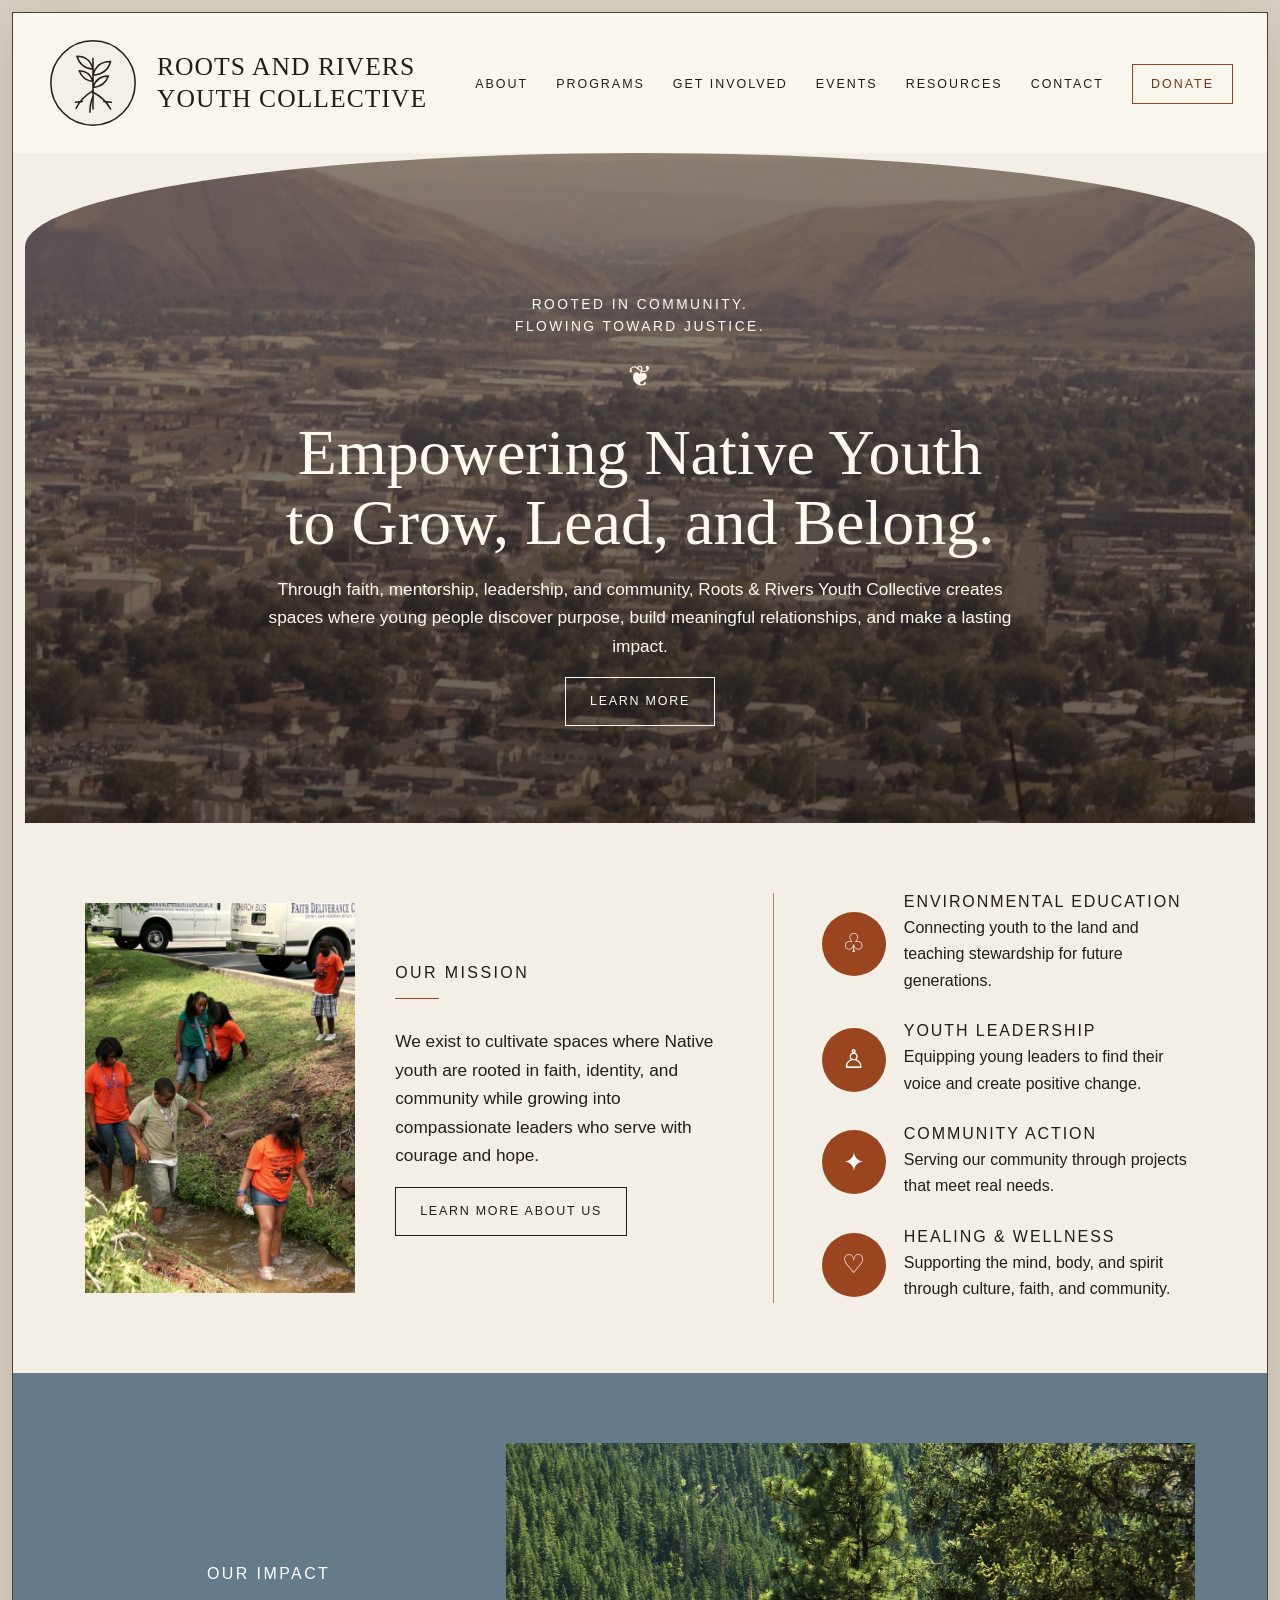
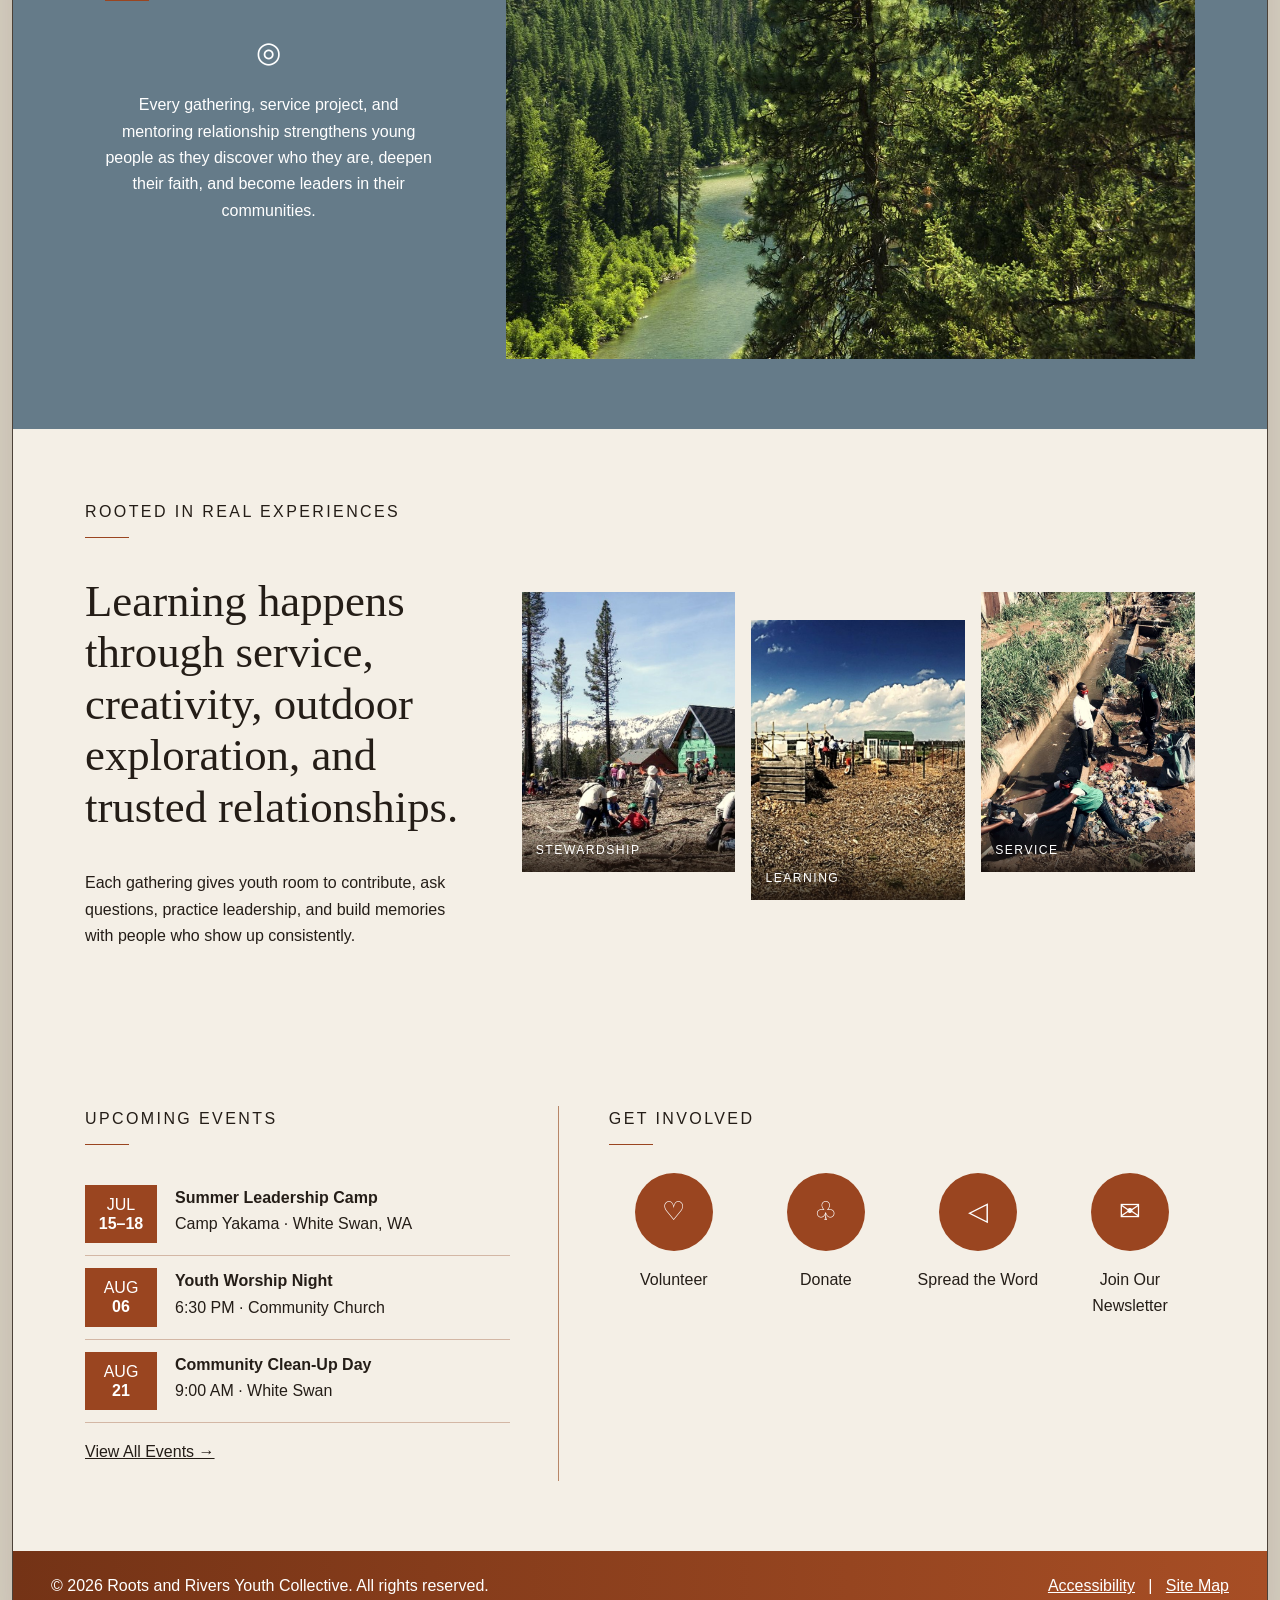
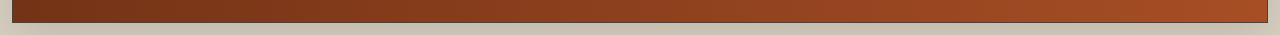
<file: index.html>
<!DOCTYPE html>
<html lang="en">
<head>
  <meta charset="UTF-8">
  <meta name="viewport" content="width=device-width, initial-scale=1.0">
  <meta name="description" content="Roots and Rivers Youth Collective empowers Native youth through mentorship, leadership, faith, environmental education, and community service.">
  <meta name="keywords" content="Native youth, Yakama, youth leadership, mentorship, community service, environmental education">
  <title>Roots and Rivers Youth Collective | Home</title>
  <link rel="stylesheet" href="style.css">

<!-- Google tag (gtag.js) -->
<script async src="https://www.googletagmanager.com/gtag/js?id=G-SHZYP54JHB"></script>
<script>
  window.dataLayer = window.dataLayer || [];
  function gtag(){dataLayer.push(arguments);}
  gtag('js', new Date());
  gtag('config', 'G-SHZYP54JHB');
</script>
</head>
<body>
<div class="site-shell">
<header class="site-header">
  <a class="brand" href="index.html"><img src="assets/images/logo.svg" alt="Roots and Rivers tree and roots logo"><span class="brand-name">Roots and Rivers<br>Youth Collective</span></a>
  <nav aria-label="Main navigation"><ul>
    <li><a href="#about">About</a></li><li><a href="programs.html">Programs</a></li><li><a href="get-involved.html">Get Involved</a></li><li><a href="events.html">Events</a></li><li><a href="resources.html">Resources</a></li><li><a href="get-involved.html#contact">Contact</a></li><li><a class="donate-link" href="get-involved.html#donate">Donate</a></li>
  </ul></nav>
</header>
<main>
  <section class="hero">
    <div class="hero-content">
      <p class="eyebrow">Rooted in Community.<br>Flowing Toward Justice.</p>
      <div class="ornament">❦</div>
      <h1>Empowering Native Youth<br>to Grow, Lead, and Belong.</h1>
      <p class="lead">Through faith, mentorship, leadership, and community, Roots &amp; Rivers Youth Collective creates spaces where young people discover purpose, build meaningful relationships, and make a lasting impact.</p>
      <a class="btn" href="#about">Learn More</a>
    </div>
  </section>

  <section class="section mission-grid" id="about">
    <img class="mission-photo" src="assets/images/mission-landscape.jpg" alt="Youth participating in an outdoor creek learning activity">
    <div><p class="section-title">Our Mission</p><p class="lead">We exist to cultivate spaces where Native youth are rooted in faith, identity, and community while growing into compassionate leaders who serve with courage and hope.</p><a class="btn" href="programs.html">Learn More About Us</a></div>
    <div class="pillars">
      <article class="pillar"><div class="icon-circle">♧</div><div><h3>Environmental Education</h3><p>Connecting youth to the land and teaching stewardship for future generations.</p></div></article>
      <article class="pillar"><div class="icon-circle">♙</div><div><h3>Youth Leadership</h3><p>Equipping young leaders to find their voice and create positive change.</p></div></article>
      <article class="pillar"><div class="icon-circle">✦</div><div><h3>Community Action</h3><p>Serving our community through projects that meet real needs.</p></div></article>
      <article class="pillar"><div class="icon-circle">♡</div><div><h3>Healing &amp; Wellness</h3><p>Supporting the mind, body, and spirit through culture, faith, and community.</p></div></article>
    </div>
  </section>

  <section class="section impact">
    <div class="impact-copy"><p class="section-title">Our Impact</p><div class="ornament">◎</div><p>Every gathering, service project, and mentoring relationship strengthens young people as they discover who they are, deepen their faith, and become leaders in their communities.</p></div>
    <img src="assets/images/impact-valley.jpg" alt="River winding through a forested Pacific Northwest canyon">
  </section>

  <section class="section story-strip">
    <div><p class="section-title">Rooted in Real Experiences</p><h2>Learning happens through service, creativity, outdoor exploration, and trusted relationships.</h2><p>Each gathering gives youth room to contribute, ask questions, practice leadership, and build memories with people who show up consistently.</p></div>
    <div class="photo-grid photo-grid-home">
      <figure><img src="assets/images/planting-youth.jpg" alt="Young volunteers planting seedlings in a forest restoration area"><figcaption>Stewardship</figcaption></figure>
      <figure><img src="assets/images/community-garden.jpg" alt="Community garden used for youth learning"><figcaption>Learning</figcaption></figure>
      <figure><img src="assets/images/community-cleanup.jpg" alt="Young volunteers taking part in a community cleanup"><figcaption>Service</figcaption></figure>
    </div>
  </section>

  <section class="section home-bottom">
    <div><p class="section-title">Upcoming Events</p>
      <div class="event-mini"><div class="date-box">JUL<br><strong>15–18</strong></div><div><strong>Summer Leadership Camp</strong><br>Camp Yakama · White Swan, WA</div></div>
      <div class="event-mini"><div class="date-box">AUG<br><strong>06</strong></div><div><strong>Youth Worship Night</strong><br>6:30 PM · Community Church</div></div>
      <div class="event-mini"><div class="date-box">AUG<br><strong>21</strong></div><div><strong>Community Clean-Up Day</strong><br>9:00 AM · White Swan</div></div>
      <p><a href="events.html">View All Events →</a></p>
    </div>
    <div class="involve-options"><p class="section-title">Get Involved</p><div class="action-grid">
      <a href="get-involved.html#volunteer"><div class="icon-circle">♡</div><p>Volunteer</p></a>
      <a href="get-involved.html#donate"><div class="icon-circle">♧</div><p>Donate</p></a>
      <a href="resources.html"><div class="icon-circle">◁</div><p>Spread the Word</p></a>
      <a href="get-involved.html#contact"><div class="icon-circle">✉</div><p>Join Our Newsletter</p></a>
    </div></div>
  </section>
</main>
<footer class="site-footer"><span>© 2026 Roots and Rivers Youth Collective. All rights reserved.</span><span><a href="resources.html">Accessibility</a> &nbsp; | &nbsp; <a href="resources.html">Site Map</a></span></footer>
</div>
</body>
</html>
</file>
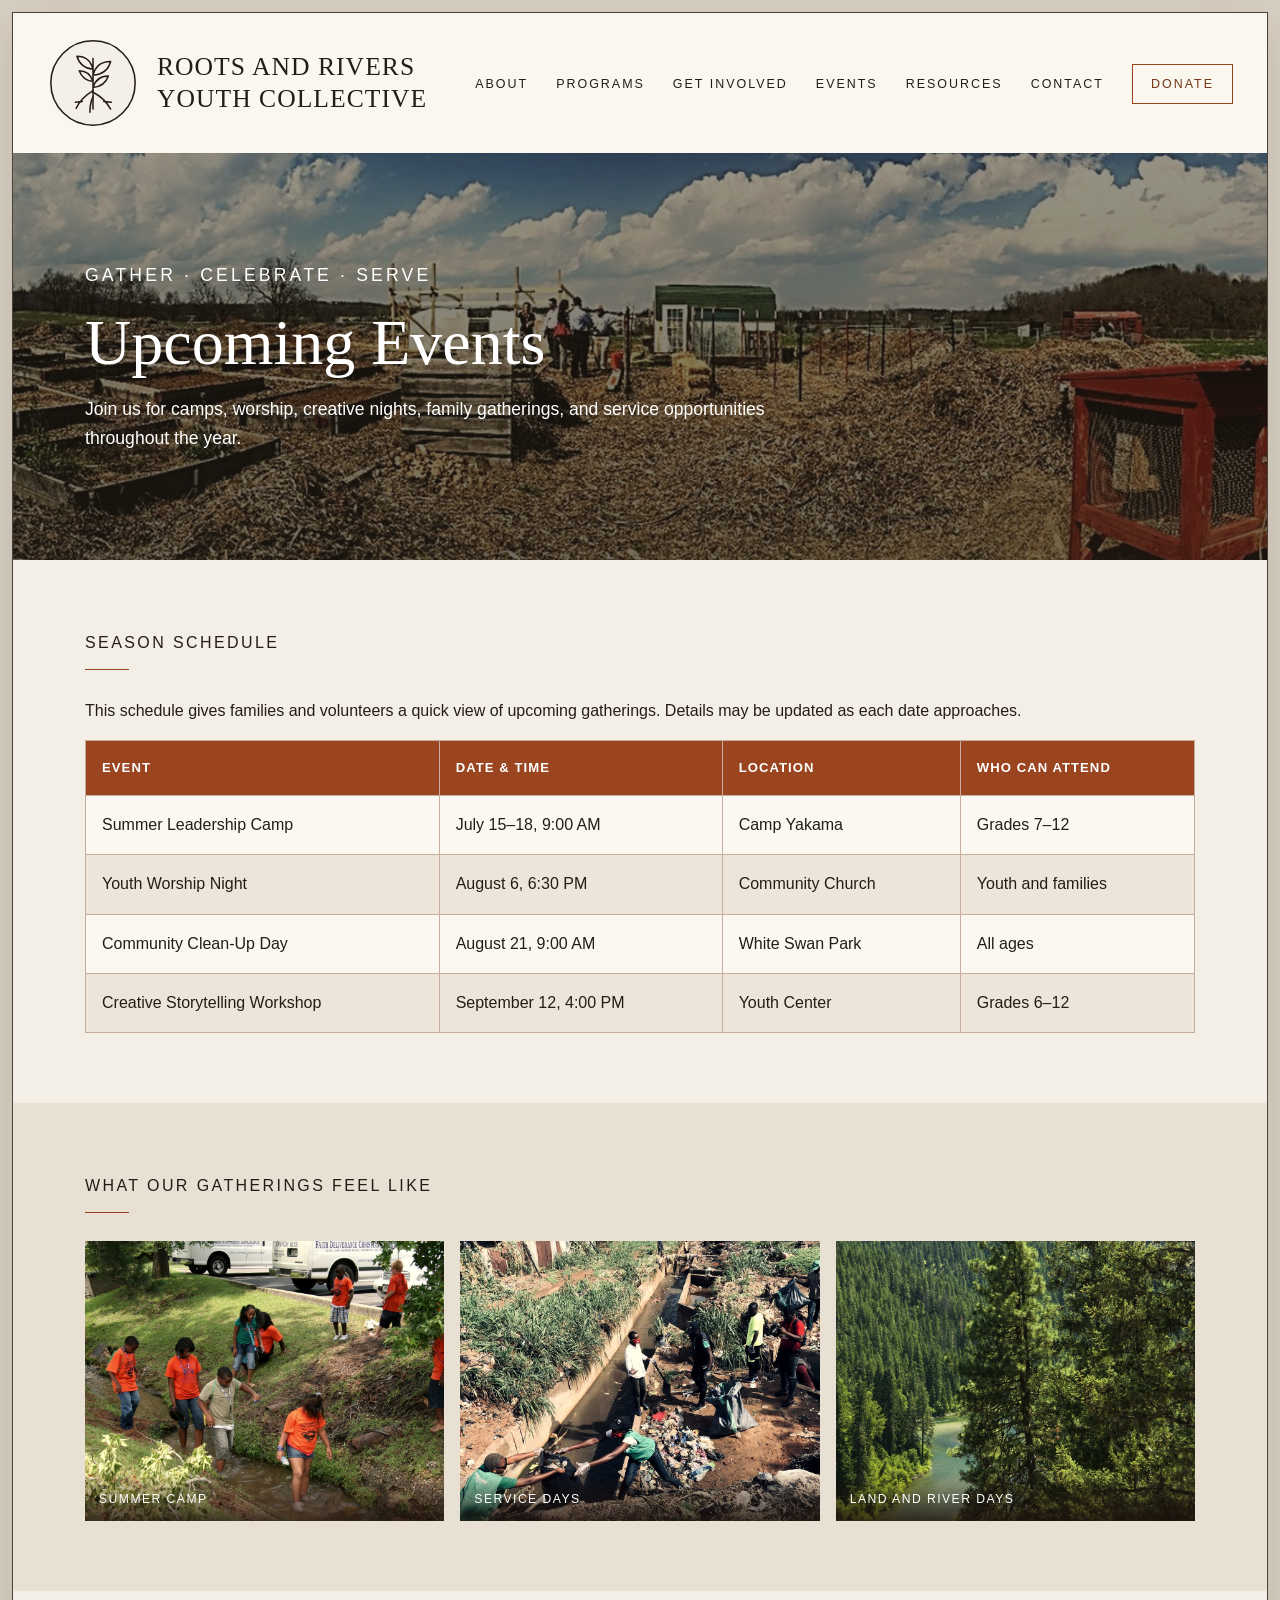
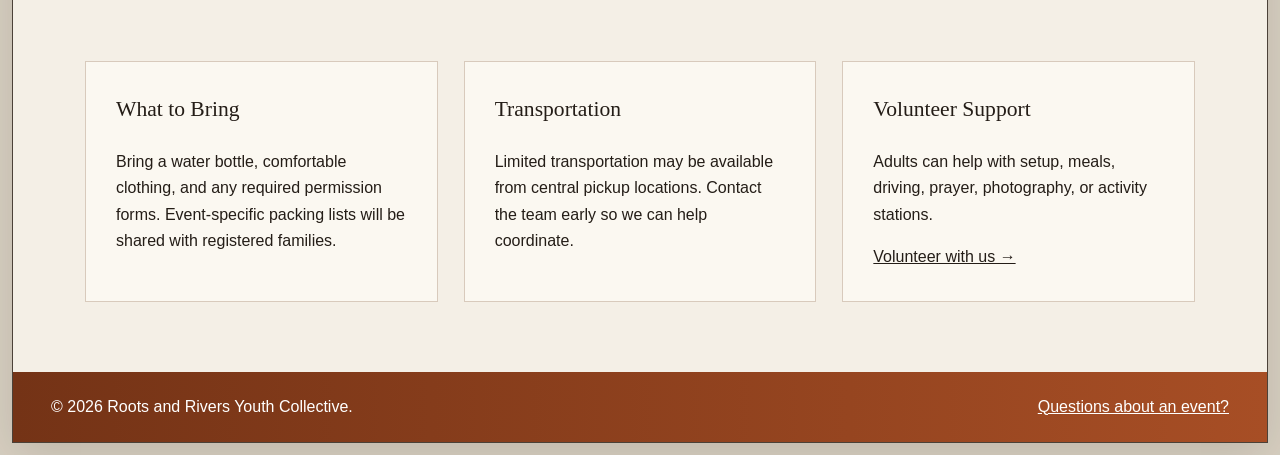
<file: events.html>
<!DOCTYPE html><html lang="en"><head><meta charset="UTF-8"><meta name="viewport" content="width=device-width, initial-scale=1.0"><meta name="description" content="View upcoming Roots and Rivers Youth Collective camps, worship nights, service days, and creative gatherings."><meta name="keywords" content="youth events, youth camp, White Swan events, community service"><title>Events | Roots and Rivers Youth Collective</title><link rel="stylesheet" href="style.css">
<!-- Google tag (gtag.js) -->
<script async src="https://www.googletagmanager.com/gtag/js?id=G-SHZYP54JHB"></script>
<script>
  window.dataLayer = window.dataLayer || [];
  function gtag(){dataLayer.push(arguments);}
  gtag('js', new Date());
  gtag('config', 'G-SHZYP54JHB');
</script>
</head><body><div class="site-shell">
<header class="site-header"><a class="brand" href="index.html"><img src="assets/images/logo.svg" alt="Roots and Rivers logo"><span class="brand-name">Roots and Rivers<br>Youth Collective</span></a><nav aria-label="Main navigation"><ul><li><a href="index.html#about">About</a></li><li><a href="programs.html">Programs</a></li><li><a href="get-involved.html">Get Involved</a></li><li><a href="events.html">Events</a></li><li><a href="resources.html">Resources</a></li><li><a href="get-involved.html#contact">Contact</a></li><li><a class="donate-link" href="get-involved.html#donate">Donate</a></li></ul></nav></header>
<main><section class="page-hero events"><p class="eyebrow">Gather · Celebrate · Serve</p><h1>Upcoming Events</h1><p>Join us for camps, worship, creative nights, family gatherings, and service opportunities throughout the year.</p></section>
<section class="section"><p class="section-title">Season Schedule</p><p>This schedule gives families and volunteers a quick view of upcoming gatherings. Details may be updated as each date approaches.</p><div class="table-wrap"><table><thead><tr><th>Event</th><th>Date &amp; Time</th><th>Location</th><th>Who Can Attend</th></tr></thead><tbody>
<tr><td>Summer Leadership Camp</td><td>July 15–18, 9:00 AM</td><td>Camp Yakama</td><td>Grades 7–12</td></tr>
<tr><td>Youth Worship Night</td><td>August 6, 6:30 PM</td><td>Community Church</td><td>Youth and families</td></tr>
<tr><td>Community Clean-Up Day</td><td>August 21, 9:00 AM</td><td>White Swan Park</td><td>All ages</td></tr>
<tr><td>Creative Storytelling Workshop</td><td>September 12, 4:00 PM</td><td>Youth Center</td><td>Grades 6–12</td></tr>
</tbody></table></div></section>
<section class="section event-gallery"><p class="section-title">What Our Gatherings Feel Like</p><div class="photo-grid"><figure><img src="assets/images/campers-creek.jpg" alt="Youth participating in an outdoor camp activity"><figcaption>Summer camp</figcaption></figure><figure><img src="assets/images/community-cleanup.jpg" alt="Volunteers working together during a community cleanup"><figcaption>Service days</figcaption></figure><figure><img src="assets/images/river-canyon.jpg" alt="A forested river canyon in the Pacific Northwest"><figcaption>Land and river days</figcaption></figure></div></section>
<section class="section"><div class="cards"><article class="card"><h3>What to Bring</h3><p>Bring a water bottle, comfortable clothing, and any required permission forms. Event-specific packing lists will be shared with registered families.</p></article><article class="card"><h3>Transportation</h3><p>Limited transportation may be available from central pickup locations. Contact the team early so we can help coordinate.</p></article><article class="card"><h3>Volunteer Support</h3><p>Adults can help with setup, meals, driving, prayer, photography, or activity stations.</p><a href="get-involved.html#volunteer">Volunteer with us →</a></article></div></section></main>
<footer class="site-footer"><span>© 2026 Roots and Rivers Youth Collective.</span><span><a href="get-involved.html#contact">Questions about an event?</a></span></footer></div></body></html>
</file>
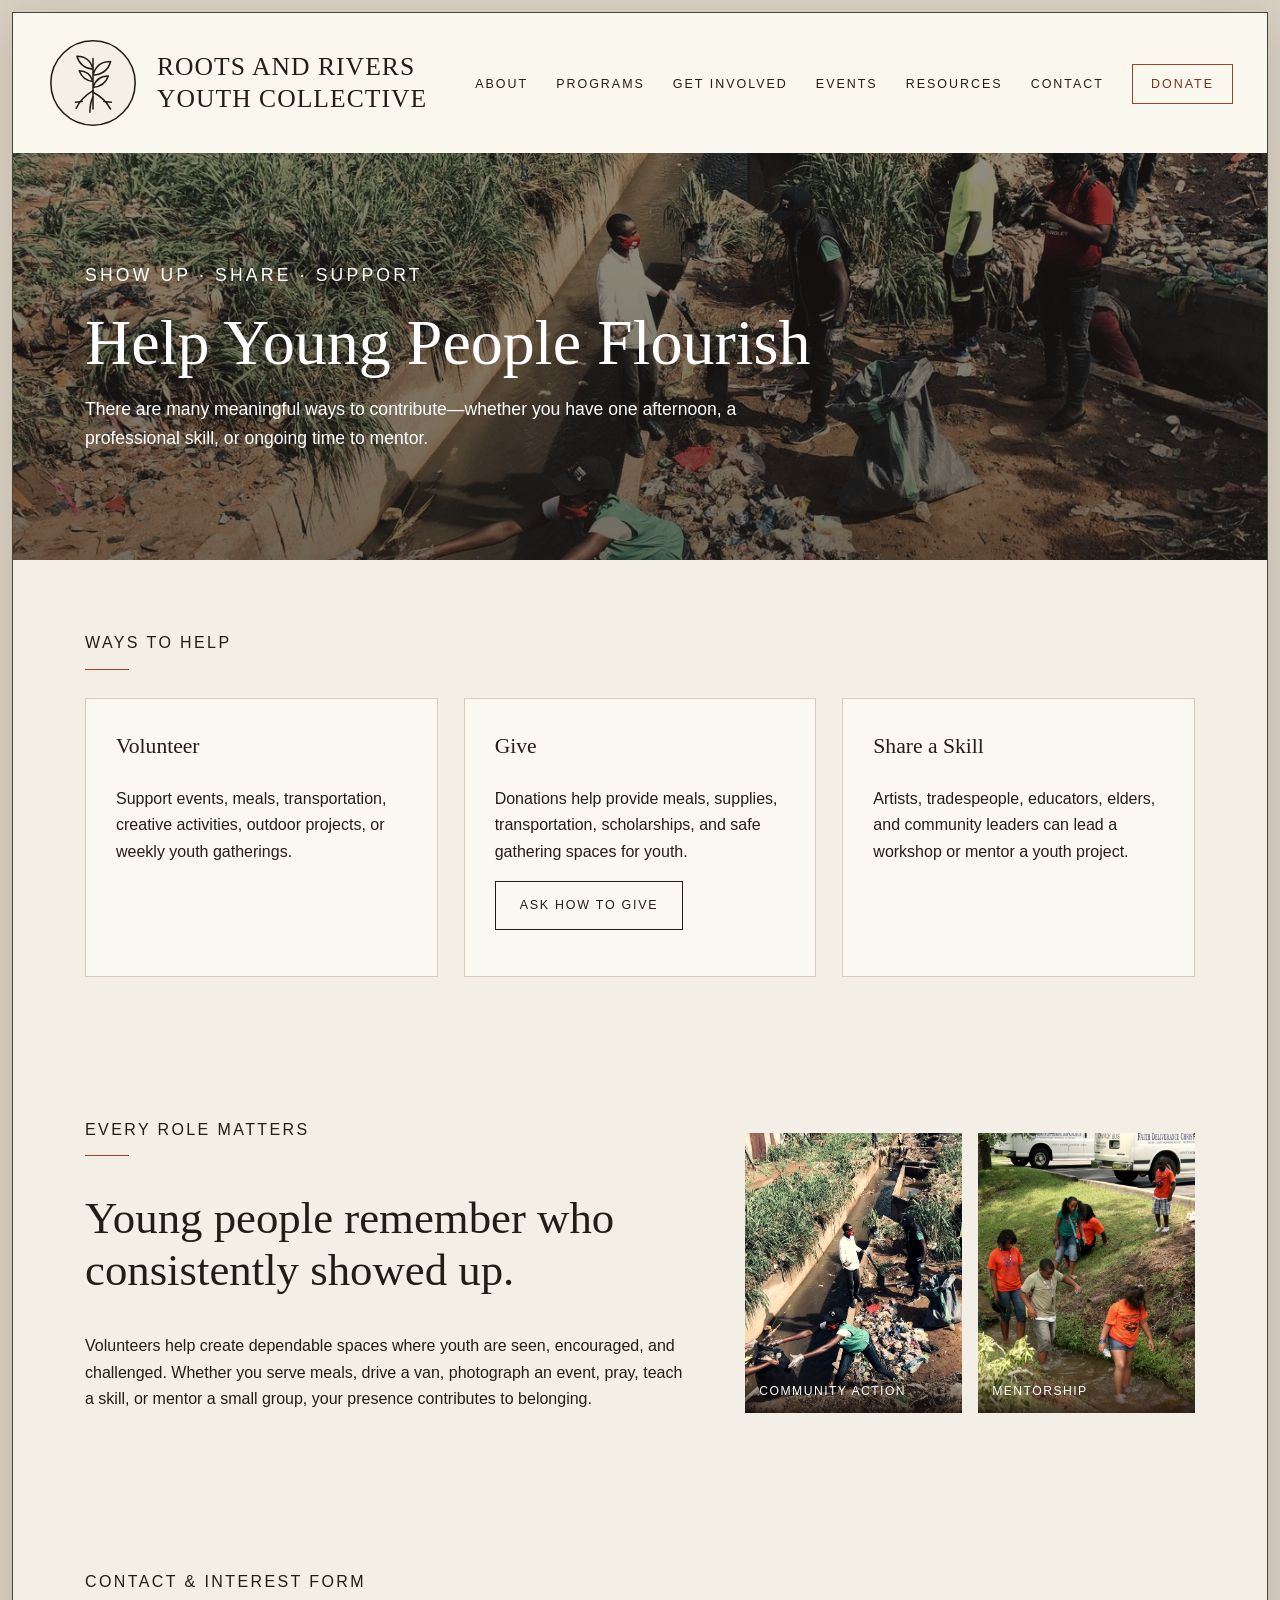
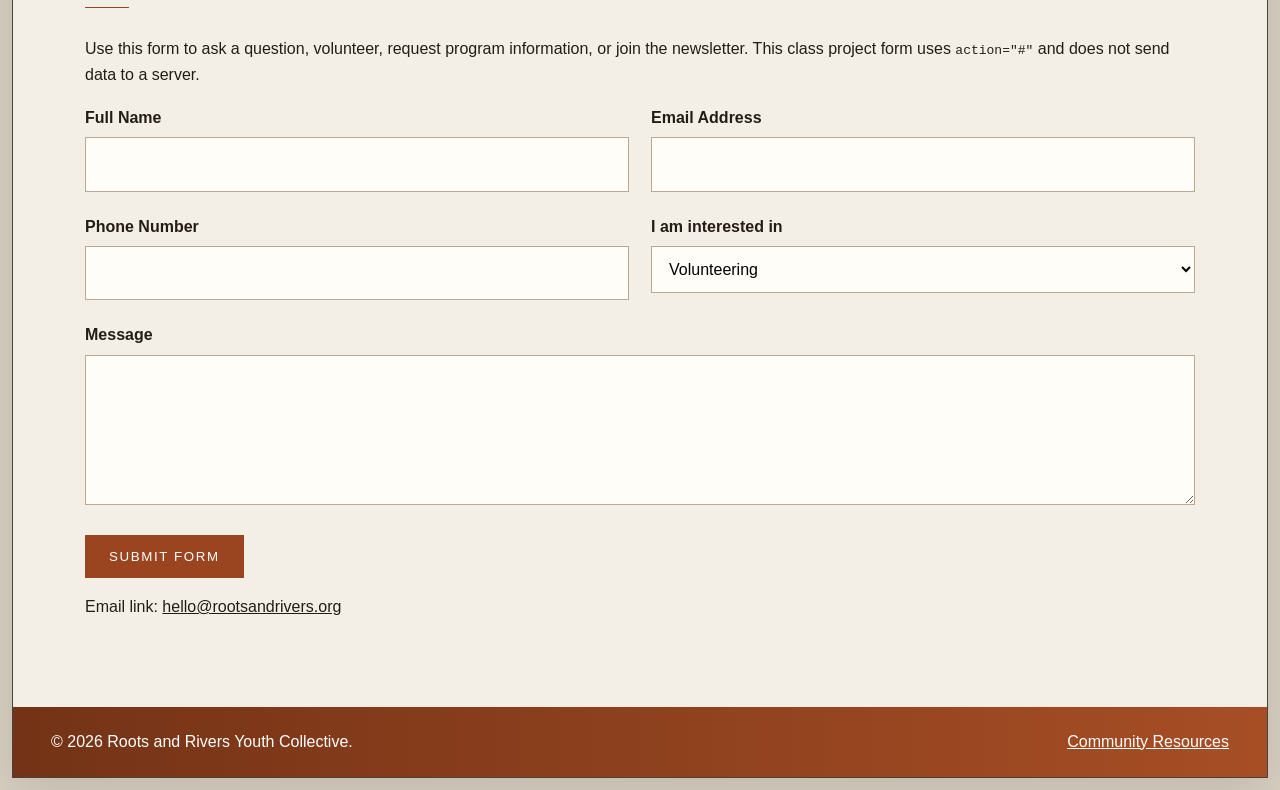
<file: get-involved.html>
<!DOCTYPE html><html lang="en"><head><meta charset="UTF-8"><meta name="viewport" content="width=device-width, initial-scale=1.0"><meta name="description" content="Volunteer, donate, subscribe, or contact Roots and Rivers Youth Collective."><meta name="keywords" content="volunteer Native youth, donate youth ministry, youth mentorship volunteer"><title>Get Involved | Roots and Rivers Youth Collective</title><link rel="stylesheet" href="style.css">
<!-- Google tag (gtag.js) -->
<script async src="https://www.googletagmanager.com/gtag/js?id=G-SHZYP54JHB"></script>
<script>
  window.dataLayer = window.dataLayer || [];
  function gtag(){dataLayer.push(arguments);}
  gtag('js', new Date());
  gtag('config', 'G-SHZYP54JHB');
</script>
</head><body><div class="site-shell">
<header class="site-header"><a class="brand" href="index.html"><img src="assets/images/logo.svg" alt="Roots and Rivers logo"><span class="brand-name">Roots and Rivers<br>Youth Collective</span></a><nav aria-label="Main navigation"><ul><li><a href="index.html#about">About</a></li><li><a href="programs.html">Programs</a></li><li><a href="get-involved.html">Get Involved</a></li><li><a href="events.html">Events</a></li><li><a href="resources.html">Resources</a></li><li><a href="#contact">Contact</a></li><li><a class="donate-link" href="#donate">Donate</a></li></ul></nav></header>
<main><section class="page-hero involved"><p class="eyebrow">Show Up · Share · Support</p><h1>Help Young People Flourish</h1><p>There are many meaningful ways to contribute—whether you have one afternoon, a professional skill, or ongoing time to mentor.</p></section>
<section class="section" id="volunteer"><p class="section-title">Ways to Help</p><div class="cards"><article class="card"><h3>Volunteer</h3><p>Support events, meals, transportation, creative activities, outdoor projects, or weekly youth gatherings.</p></article><article class="card" id="donate"><h3>Give</h3><p>Donations help provide meals, supplies, transportation, scholarships, and safe gathering spaces for youth.</p><p><a class="btn" href="#contact">Ask How to Give</a></p></article><article class="card"><h3>Share a Skill</h3><p>Artists, tradespeople, educators, elders, and community leaders can lead a workshop or mentor a youth project.</p></article></div></section>
<section class="section image-feature reverse"><div><p class="section-title">Every Role Matters</p><h2>Young people remember who consistently showed up.</h2><p>Volunteers help create dependable spaces where youth are seen, encouraged, and challenged. Whether you serve meals, drive a van, photograph an event, pray, teach a skill, or mentor a small group, your presence contributes to belonging.</p></div><div class="photo-grid two"><figure><img src="assets/images/community-cleanup.jpg" alt="Volunteers working together during a cleanup project"><figcaption>Community action</figcaption></figure><figure><img src="assets/images/campers-creek.jpg" alt="Youth and adult leaders learning together outdoors"><figcaption>Mentorship</figcaption></figure></div></section>
<section class="section" id="contact"><p class="section-title">Contact &amp; Interest Form</p><p>Use this form to ask a question, volunteer, request program information, or join the newsletter. This class project form uses <code>action="#"</code> and does not send data to a server.</p>
<form action="#" method="post"><div class="form-grid">
<div><label for="name">Full Name</label><input id="name" name="fullName" type="text" required></div>
<div><label for="email">Email Address</label><input id="email" name="emailAddress" type="email" required></div>
<div><label for="phone">Phone Number</label><input id="phone" name="phoneNumber" type="tel"></div>
<div><label for="interest">I am interested in</label><select id="interest" name="interest"><option>Volunteering</option><option>Youth programs</option><option>Donating</option><option>Newsletter</option><option>General question</option></select></div>
<div class="full"><label for="message">Message</label><textarea id="message" name="message" required></textarea></div>
<div class="full"><button type="submit">Submit Form</button></div>
</div></form>
<p>Email link: <a href="https://mail.google.com/mail/?view=cm&amp;fs=1&amp;to=hello@rootsandrivers.org" target="_blank" rel="noopener">hello@rootsandrivers.org</a></p></section></main>
<footer class="site-footer"><span>© 2026 Roots and Rivers Youth Collective.</span><span><a href="resources.html">Community Resources</a></span></footer></div></body></html>
</file>
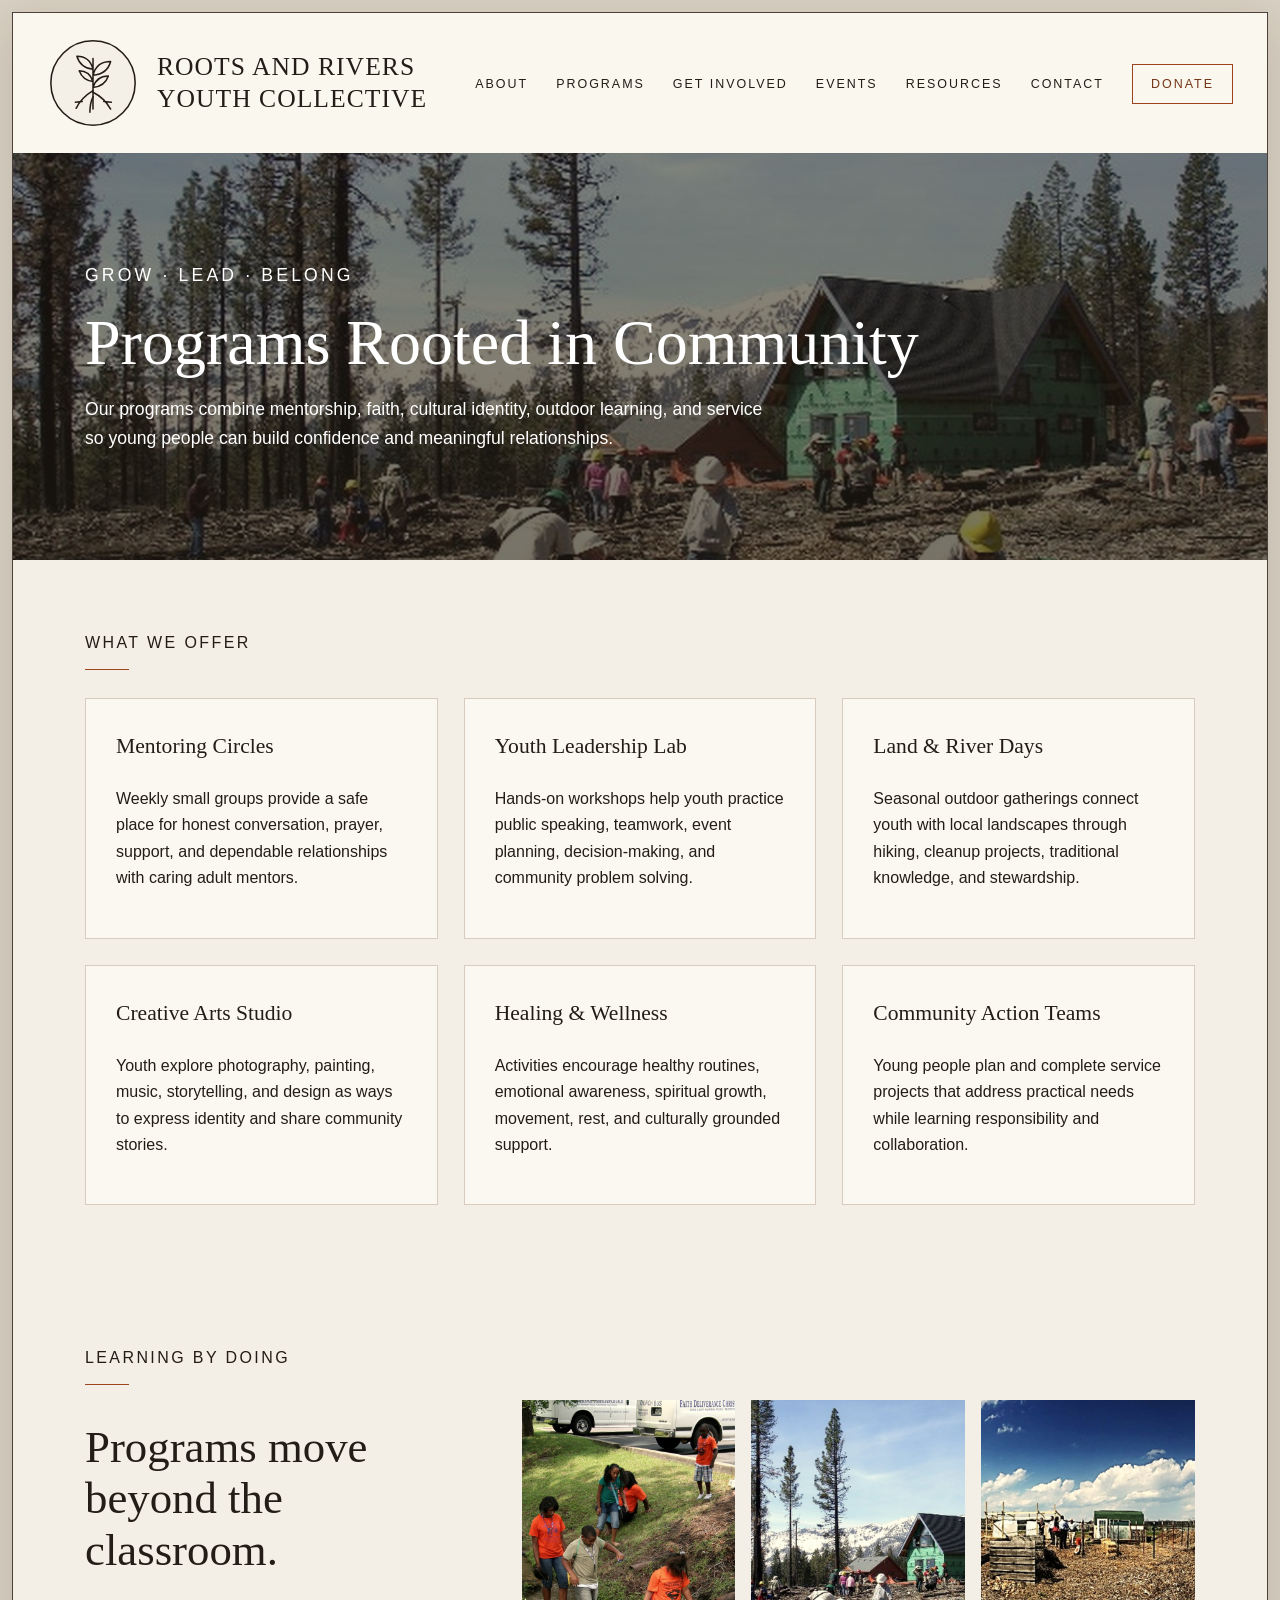
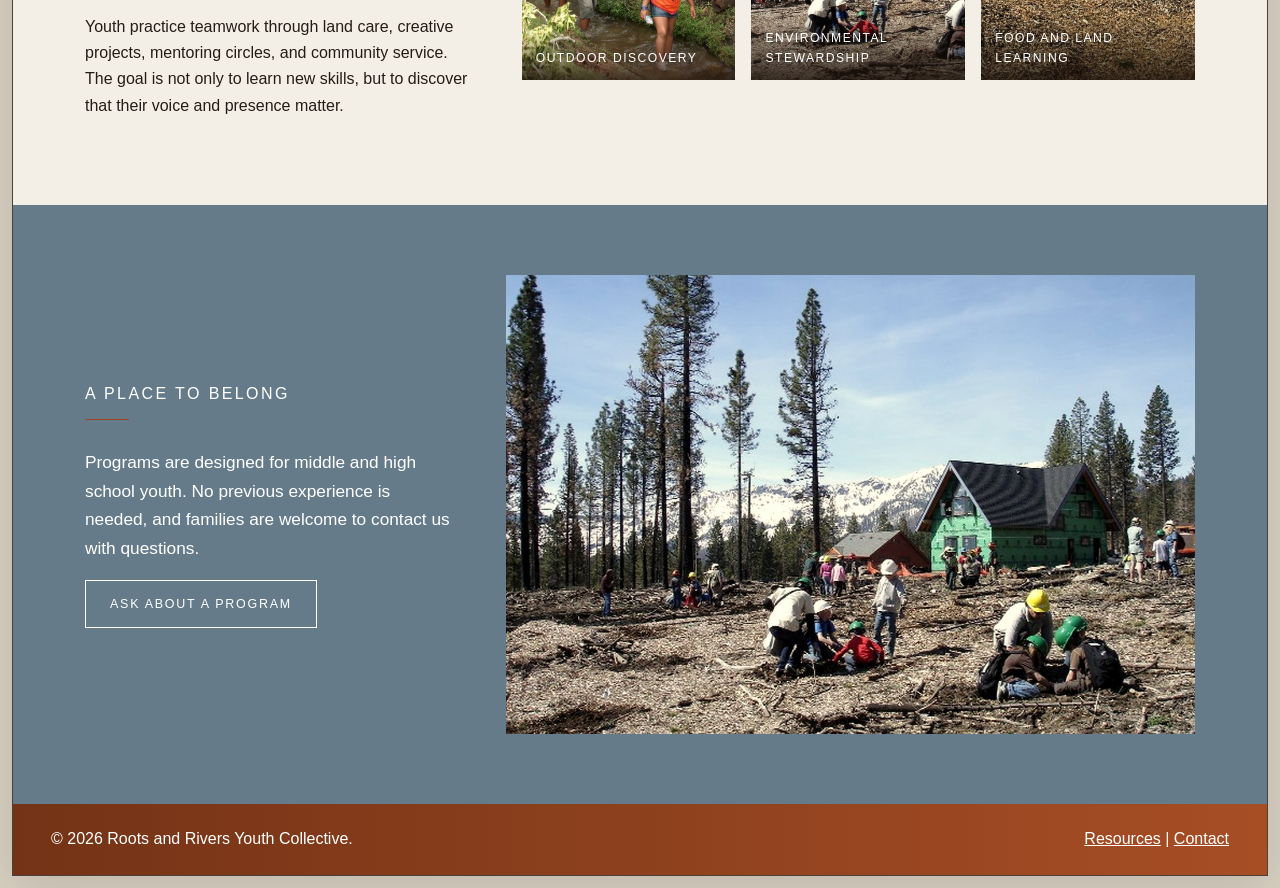
<file: programs.html>
<!DOCTYPE html><html lang="en"><head><meta charset="UTF-8"><meta name="viewport" content="width=device-width, initial-scale=1.0"><meta name="description" content="Explore mentorship, cultural learning, leadership, wellness, and environmental programs for Native youth."><meta name="keywords" content="Native youth programs, mentorship, youth leadership, Yakama youth"><title>Programs | Roots and Rivers Youth Collective</title><link rel="stylesheet" href="style.css">
<!-- Google tag (gtag.js) -->
<script async src="https://www.googletagmanager.com/gtag/js?id=G-SHZYP54JHB"></script>
<script>
  window.dataLayer = window.dataLayer || [];
  function gtag(){dataLayer.push(arguments);}
  gtag('js', new Date());
  gtag('config', 'G-SHZYP54JHB');
</script>
</head><body><div class="site-shell">
<header class="site-header"><a class="brand" href="index.html"><img src="assets/images/logo.svg" alt="Roots and Rivers logo"><span class="brand-name">Roots and Rivers<br>Youth Collective</span></a><nav aria-label="Main navigation"><ul><li><a href="index.html#about">About</a></li><li><a href="programs.html">Programs</a></li><li><a href="get-involved.html">Get Involved</a></li><li><a href="events.html">Events</a></li><li><a href="resources.html">Resources</a></li><li><a href="get-involved.html#contact">Contact</a></li><li><a class="donate-link" href="get-involved.html#donate">Donate</a></li></ul></nav></header>
<main><section class="page-hero programs"><p class="eyebrow">Grow · Lead · Belong</p><h1>Programs Rooted in Community</h1><p>Our programs combine mentorship, faith, cultural identity, outdoor learning, and service so young people can build confidence and meaningful relationships.</p></section>
<section class="section"><p class="section-title">What We Offer</p><div class="cards">
<article class="card"><h3>Mentoring Circles</h3><p>Weekly small groups provide a safe place for honest conversation, prayer, support, and dependable relationships with caring adult mentors.</p></article>
<article class="card"><h3>Youth Leadership Lab</h3><p>Hands-on workshops help youth practice public speaking, teamwork, event planning, decision-making, and community problem solving.</p></article>
<article class="card"><h3>Land &amp; River Days</h3><p>Seasonal outdoor gatherings connect youth with local landscapes through hiking, cleanup projects, traditional knowledge, and stewardship.</p></article>
<article class="card"><h3>Creative Arts Studio</h3><p>Youth explore photography, painting, music, storytelling, and design as ways to express identity and share community stories.</p></article>
<article class="card"><h3>Healing &amp; Wellness</h3><p>Activities encourage healthy routines, emotional awareness, spiritual growth, movement, rest, and culturally grounded support.</p></article>
<article class="card"><h3>Community Action Teams</h3><p>Young people plan and complete service projects that address practical needs while learning responsibility and collaboration.</p></article>
</div></section>
<section class="section image-feature"><div><p class="section-title">Learning by Doing</p><h2>Programs move beyond the classroom.</h2><p>Youth practice teamwork through land care, creative projects, mentoring circles, and community service. The goal is not only to learn new skills, but to discover that their voice and presence matter.</p></div><div class="photo-grid"><figure><img src="assets/images/campers-creek.jpg" alt="Youth exploring a creek during a summer camp activity"><figcaption>Outdoor discovery</figcaption></figure><figure><img src="assets/images/planting-youth.jpg" alt="Young people planting seedlings in a restoration area"><figcaption>Environmental stewardship</figcaption></figure><figure><img src="assets/images/community-garden.jpg" alt="A community garden used as a youth learning space"><figcaption>Food and land learning</figcaption></figure></div></section>
<section class="section impact"><div><p class="section-title">A Place to Belong</p><p class="lead">Programs are designed for middle and high school youth. No previous experience is needed, and families are welcome to contact us with questions.</p><a class="btn" href="get-involved.html#contact">Ask About a Program</a></div><img src="assets/images/programs-field.jpg" alt="Young volunteers planting trees in a mountain landscape"></section></main>
<footer class="site-footer"><span>© 2026 Roots and Rivers Youth Collective.</span><span><a href="resources.html">Resources</a> | <a href="get-involved.html#contact">Contact</a></span></footer></div></body></html>
</file>
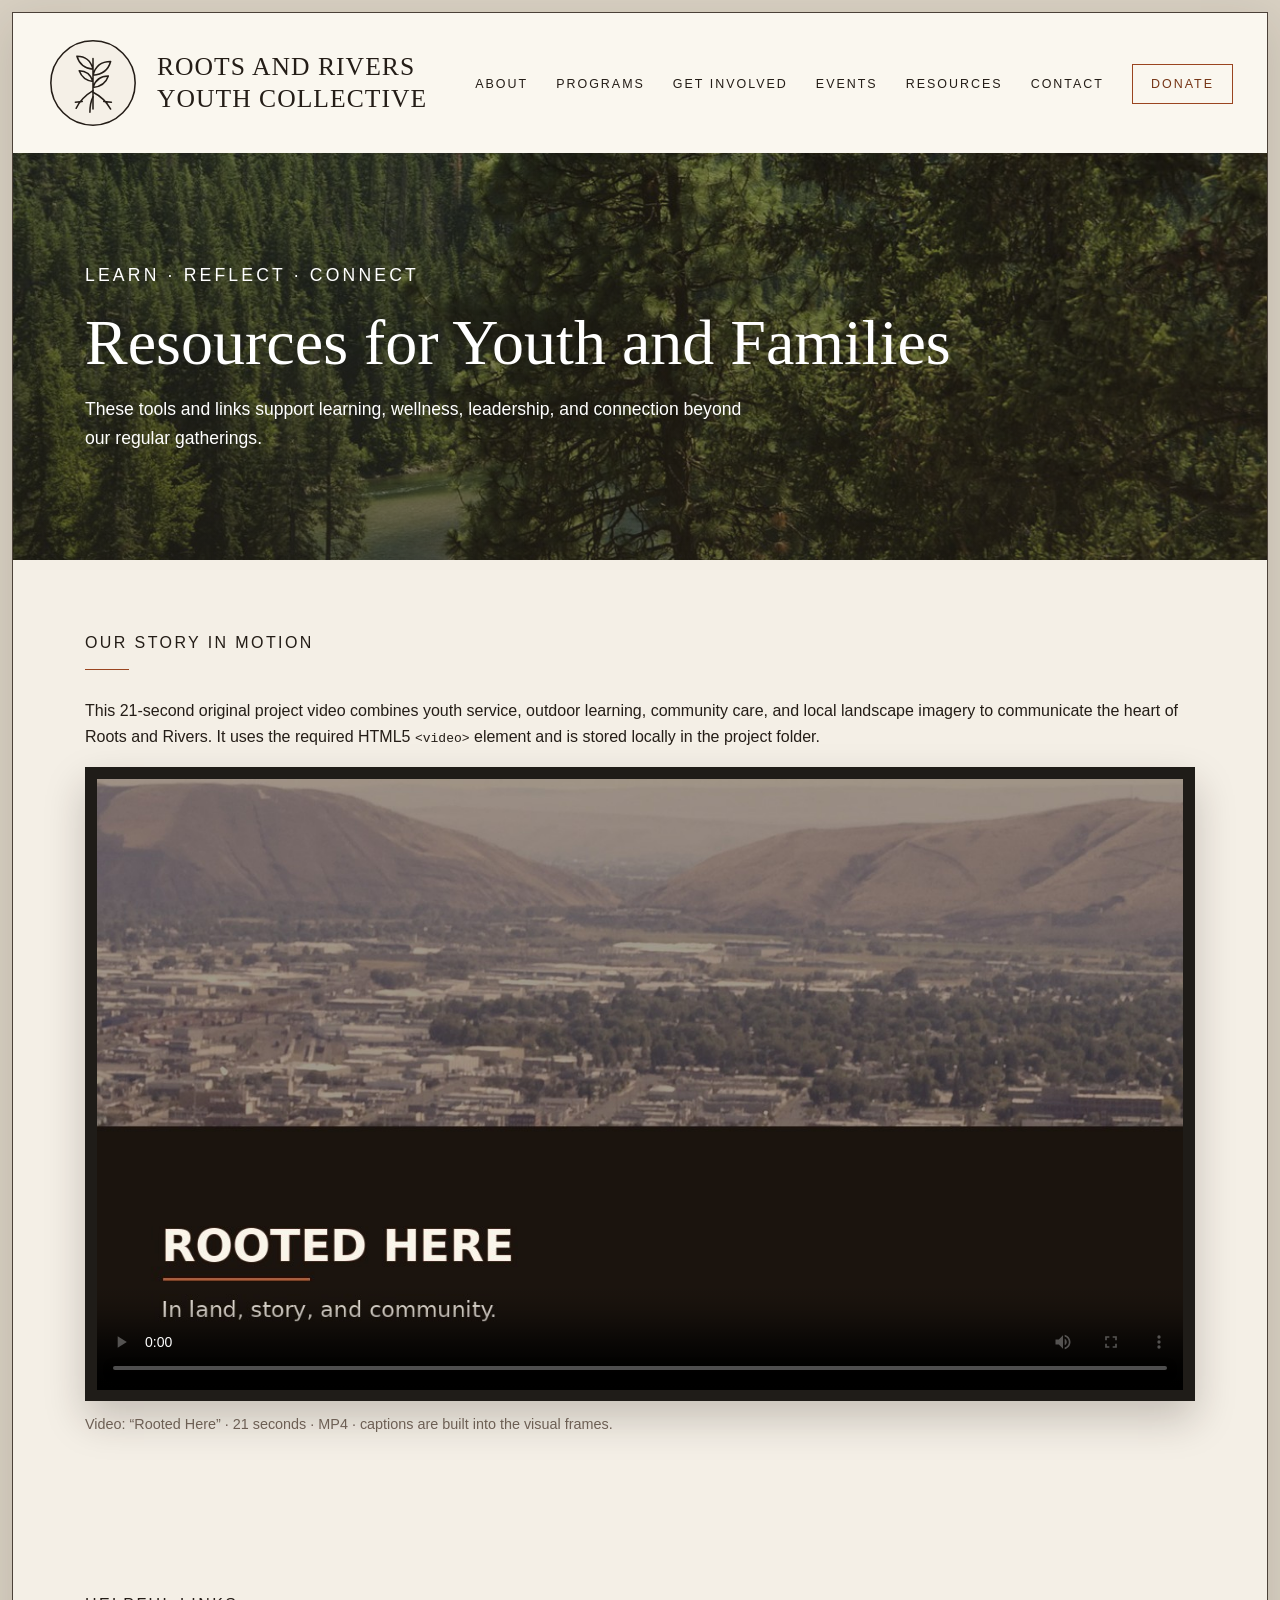
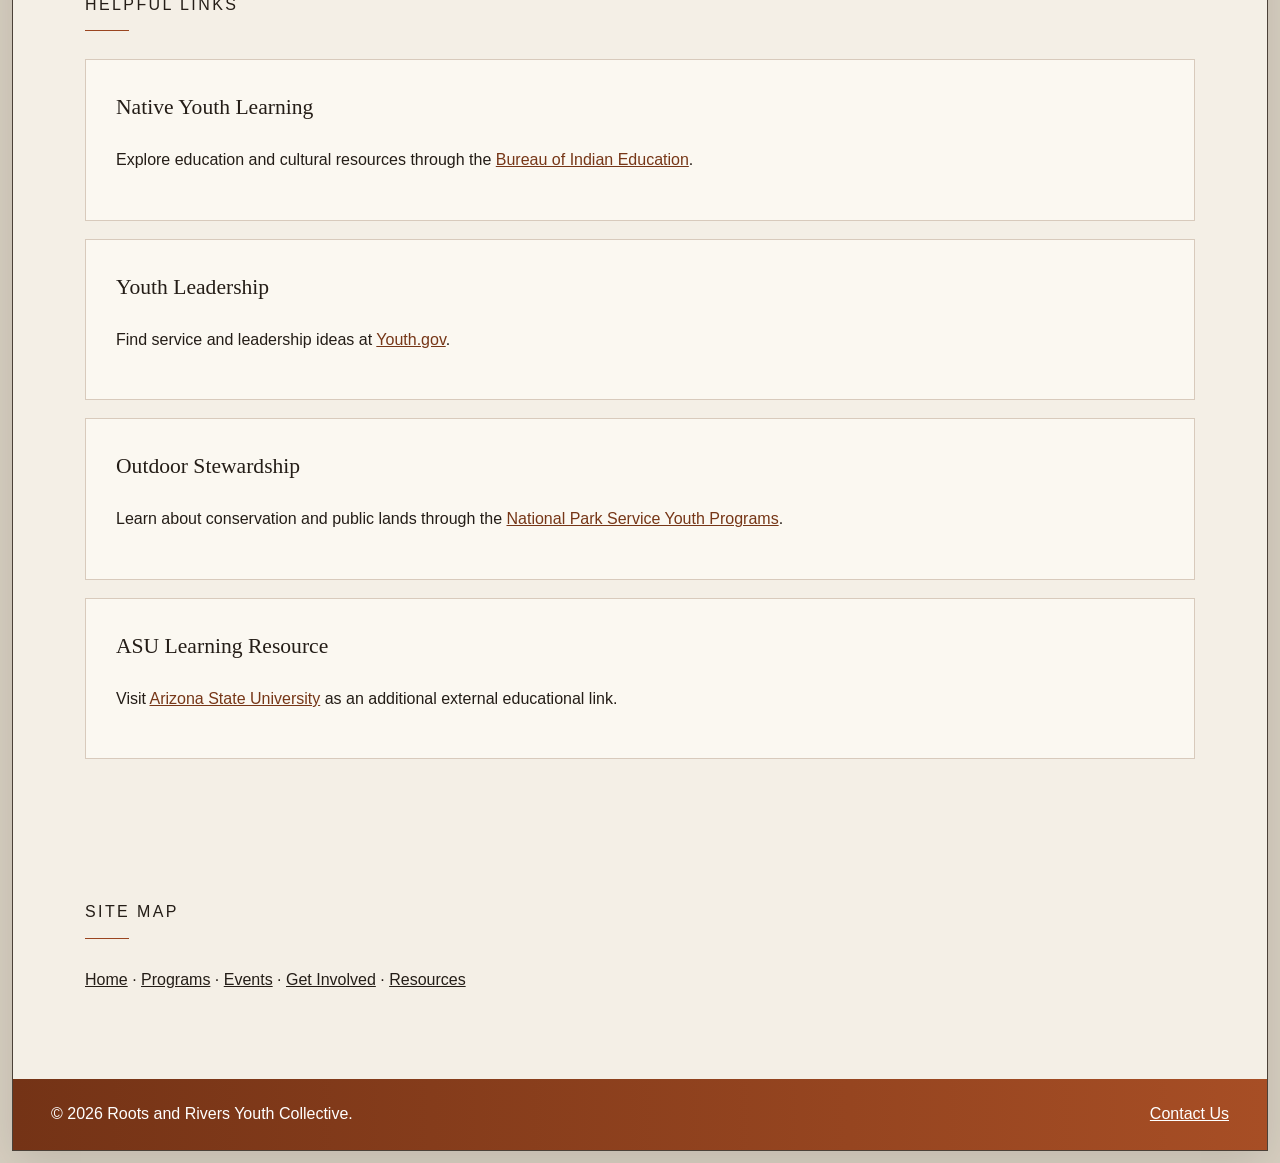
<file: resources.html>
<!DOCTYPE html><html lang="en"><head><meta charset="UTF-8"><meta name="viewport" content="width=device-width, initial-scale=1.0"><meta name="description" content="Watch the Roots and Rivers story and explore community, education, wellness, and youth leadership resources."><meta name="keywords" content="Native youth resources, youth wellness, leadership resources, community education"><title>Resources | Roots and Rivers Youth Collective</title><link rel="stylesheet" href="style.css">
<!-- Google tag (gtag.js) -->
<script async src="https://www.googletagmanager.com/gtag/js?id=G-SHZYP54JHB"></script>
<script>
  window.dataLayer = window.dataLayer || [];
  function gtag(){dataLayer.push(arguments);}
  gtag('js', new Date());
  gtag('config', 'G-SHZYP54JHB');
</script>
</head><body><div class="site-shell">
<header class="site-header"><a class="brand" href="index.html"><img src="assets/images/logo.svg" alt="Roots and Rivers logo"><span class="brand-name">Roots and Rivers<br>Youth Collective</span></a><nav aria-label="Main navigation"><ul><li><a href="index.html#about">About</a></li><li><a href="programs.html">Programs</a></li><li><a href="get-involved.html">Get Involved</a></li><li><a href="events.html">Events</a></li><li><a href="resources.html">Resources</a></li><li><a href="get-involved.html#contact">Contact</a></li><li><a class="donate-link" href="get-involved.html#donate">Donate</a></li></ul></nav></header>
<main><section class="page-hero resources"><p class="eyebrow">Learn · Reflect · Connect</p><h1>Resources for Youth and Families</h1><p>These tools and links support learning, wellness, leadership, and connection beyond our regular gatherings.</p></section>
<section class="section"><p class="section-title">Our Story in Motion</p><p>This 21-second original project video combines youth service, outdoor learning, community care, and local landscape imagery to communicate the heart of Roots and Rivers. It uses the required HTML5 <code>&lt;video&gt;</code> element and is stored locally in the project folder.</p><div class="video-frame"><video controls poster="assets/images/video-poster.jpg"><source src="assets/video/roots-rivers-story.mp4" type="video/mp4">Your browser does not support HTML5 video. <a href="assets/video/roots-rivers-story.mp4">Download the video file</a>.</video></div><p class="media-note">Video: “Rooted Here” · 21 seconds · MP4 · captions are built into the visual frames.</p></section>
<section class="section"><p class="section-title">Helpful Links</p><div class="resource-list">
<article class="card"><h3>Native Youth Learning</h3><p>Explore education and cultural resources through the <a href="https://www.bia.gov/service/indian-education" target="_blank" rel="noopener">Bureau of Indian Education</a>.</p></article>
<article class="card"><h3>Youth Leadership</h3><p>Find service and leadership ideas at <a href="https://youth.gov/" target="_blank" rel="noopener">Youth.gov</a>.</p></article>
<article class="card"><h3>Outdoor Stewardship</h3><p>Learn about conservation and public lands through the <a href="https://www.nps.gov/subjects/youthprograms/index.htm" target="_blank" rel="noopener">National Park Service Youth Programs</a>.</p></article>
<article class="card"><h3>ASU Learning Resource</h3><p>Visit <a href="https://www.asu.edu/" target="_blank" rel="noopener">Arizona State University</a> as an additional external educational link.</p></article>
</div></section>
<section class="section"><p class="section-title">Site Map</p><p><a href="index.html">Home</a> · <a href="programs.html">Programs</a> · <a href="events.html">Events</a> · <a href="get-involved.html">Get Involved</a> · <a href="resources.html">Resources</a></p></section></main>
<footer class="site-footer"><span>© 2026 Roots and Rivers Youth Collective.</span><span><a href="get-involved.html#contact">Contact Us</a></span></footer></div></body></html>
</file>
<file: style.css>
:root {
  --paper: #f4efe6;
  --ink: #241d17;
  --rust: #9a4520;
  --rust-dark: #763617;
  --blue: #657b89;
  --line: #b88668;
  --cream: #fbf8f1;
  --olive: #4e4b36;
}

* { box-sizing: border-box; }
html { scroll-behavior: smooth; }
body {
  margin: 0;
  color: var(--ink);
  background: #d8d0c2;
  font-family: "Trebuchet MS", Arial, sans-serif;
  line-height: 1.65;
}
img, video { max-width: 100%; display: block; }
a { color: inherit; }

.site-shell {
  width: min(1440px, calc(100% - 24px));
  margin: 12px auto;
  background: var(--paper);
  border: 1px solid #4b4138;
  box-shadow: 0 12px 45px rgba(37, 29, 22, .14);
}

.site-header {
  display: flex;
  align-items: center;
  justify-content: space-between;
  gap: 28px;
  padding: 24px 34px;
  background: rgba(251, 248, 241, .94);
}
.brand { display: flex; align-items: center; gap: 18px; text-decoration: none; }
.brand img { width: 92px; height: 92px; }
.brand-name { font-family: Georgia, serif; font-size: clamp(1.15rem, 2vw, 1.6rem); line-height: 1.25; text-transform: uppercase; letter-spacing: .04em; }

nav ul { display: flex; align-items: center; gap: 28px; list-style: none; margin: 0; padding: 0; }
nav a { text-decoration: none; text-transform: uppercase; letter-spacing: .16em; font-size: .78rem; }
nav a:hover, nav a:focus { color: var(--rust); }
.donate-link { border: 1px solid var(--rust); padding: 12px 18px; color: var(--rust-dark); }

.hero {
  min-height: 670px;
  margin: 0 12px;
  padding: 100px 20px 70px;
  display: grid;
  place-items: center;
  text-align: center;
  color: #fffaf1;
  background: linear-gradient(rgba(38, 25, 14, .52), rgba(30, 23, 17, .70)), url("assets/images/hero-forest.jpg") center 42%/cover;
  border-radius: 50% 50% 0 0 / 14% 14% 0 0;
}
.hero-content { max-width: 780px; }
.eyebrow { text-transform: uppercase; letter-spacing: .18em; font-size: .86rem; }
.ornament { font-family: Georgia, serif; font-size: 1.8rem; margin: 10px 0; }
h1, h2, h3 { font-family: Georgia, "Times New Roman", serif; font-weight: 400; }
h1 { font-size: clamp(2.6rem, 5vw, 4.7rem); line-height: 1.08; margin: 18px 0; }
h2 { font-size: clamp(2rem, 3.5vw, 3.2rem); line-height: 1.15; }
h3 { font-size: 1.35rem; }
.lead { font-size: 1.08rem; }
.btn { display: inline-block; padding: 13px 24px; border: 1px solid currentColor; text-decoration: none; text-transform: uppercase; letter-spacing: .14em; font-size: .78rem; }
.btn:hover, .btn:focus { background: var(--rust); color: white; border-color: var(--rust); }

.section { padding: 70px 72px; }
.section-title { text-transform: uppercase; letter-spacing: .15em; font-family: "Trebuchet MS", sans-serif; font-size: 1rem; margin: 0 0 28px; }
.section-title::after { content: ""; display: block; width: 44px; border-bottom: 1px solid var(--rust); margin-top: 12px; }

.mission-grid { display: grid; grid-template-columns: .8fr 1fr 1.25fr; gap: 40px; align-items: center; }
.mission-photo { width: 100%; min-height: 390px; object-fit: cover; }
.pillars { border-left: 1px solid var(--line); padding-left: 48px; display: grid; gap: 28px; }
.pillar { display: grid; grid-template-columns: 64px 1fr; gap: 18px; align-items: center; }
.icon-circle { width: 64px; height: 64px; border-radius: 50%; display: grid; place-items: center; background: var(--rust); color: white; font-size: 1.65rem; }
.pillar h3 { margin: 0; text-transform: uppercase; letter-spacing: .12em; font: 1rem "Trebuchet MS", sans-serif; }
.pillar p { margin: 4px 0 0; }

.impact { background: var(--blue); color: white; display: grid; grid-template-columns: .8fr 1.5fr; gap: 54px; align-items: center; }
.impact img { width: 100%; min-height: 280px; object-fit: cover; }
.impact-copy { text-align: center; padding: 20px; }

.home-bottom { display: grid; grid-template-columns: 1fr 1.5fr; gap: 48px; }
.event-mini { display: grid; grid-template-columns: 72px 1fr; gap: 18px; padding: 12px 0; border-bottom: 1px solid #d3b7a5; }
.date-box { background: var(--rust); color: white; text-align: center; padding: 10px 4px; line-height: 1.2; }
.involve-options { border-left: 1px solid var(--line); padding-left: 50px; }
.action-grid { display: grid; grid-template-columns: repeat(4, 1fr); gap: 22px; text-align: center; }
.action-grid a { text-decoration: none; }
.action-grid .icon-circle { margin: auto; width: 78px; height: 78px; }

.page-hero { padding: 90px 72px; color: white; background-position: center; background-size: cover; }
.page-hero.programs { background-image: linear-gradient(rgba(35,29,21,.52),rgba(35,29,21,.62)), url('assets/images/programs-field.jpg'); }
.page-hero.events { background-image: linear-gradient(rgba(35,29,21,.48),rgba(35,29,21,.64)), url('assets/images/events-sunset.jpg'); }
.page-hero.involved { background-image: linear-gradient(rgba(35,29,21,.50),rgba(35,29,21,.65)), url('assets/images/involved-hands.jpg'); }
.page-hero.resources { background-image: linear-gradient(rgba(35,29,21,.50),rgba(35,29,21,.65)), url('assets/images/impact-valley.jpg'); }
.page-hero p { max-width: 680px; font-size: 1.1rem; }

.cards { display: grid; grid-template-columns: repeat(3, 1fr); gap: 26px; }
.card { background: var(--cream); border: 1px solid #d8cabc; padding: 30px; }
.card h3 { margin-top: 0; }

.table-wrap { overflow-x: auto; }
table { width: 100%; border-collapse: collapse; background: var(--cream); }
th, td { padding: 16px; border: 1px solid #c7ad9d; text-align: left; }
th { background: var(--rust); color: white; text-transform: uppercase; letter-spacing: .08em; font-size: .82rem; }
tr:nth-child(even) { background: #eee5da; }

.form-grid { display: grid; grid-template-columns: 1fr 1fr; gap: 22px; }
label { display: block; margin-bottom: 6px; font-weight: bold; }
input, select, textarea { width: 100%; padding: 13px; border: 1px solid #bfa893; background: #fffdf8; font: inherit; }
textarea { min-height: 150px; resize: vertical; }
.full { grid-column: 1 / -1; }
button { cursor: pointer; background: var(--rust); color: white; border: 0; padding: 14px 24px; text-transform: uppercase; letter-spacing: .12em; }
button:hover, button:focus { background: var(--rust-dark); }

.resource-list { display: grid; gap: 18px; }
.resource-list a { color: var(--rust-dark); }
.video-frame { background: #1f1c18; padding: 12px; box-shadow: 0 18px 38px rgba(35, 24, 16, .22); }
.video-frame video { width: 100%; aspect-ratio: 16 / 9; object-fit: cover; }
.media-note { font-size: .9rem; color: #6d5f54; margin-top: 12px; }

.story-strip, .image-feature { display: grid; grid-template-columns: .8fr 1.4fr; gap: 52px; align-items: center; }
.image-feature.reverse { grid-template-columns: 1.15fr .85fr; }
.photo-grid { display: grid; grid-template-columns: repeat(3, 1fr); gap: 16px; }
.photo-grid.two { grid-template-columns: 1fr 1fr; }
.photo-grid figure { margin: 0; position: relative; overflow: hidden; background: #ddd0c0; min-height: 280px; }
.photo-grid img { width: 100%; height: 100%; min-height: 280px; object-fit: cover; transition: transform .35s ease; }
.photo-grid figure:hover img { transform: scale(1.025); }
.photo-grid figcaption { position: absolute; left: 0; right: 0; bottom: 0; padding: 18px 14px 12px; color: white; text-transform: uppercase; letter-spacing: .12em; font-size: .76rem; background: linear-gradient(transparent, rgba(28,18,12,.82)); }
.photo-grid-home figure:nth-child(2) { transform: translateY(28px); }
.event-gallery { background: #e9e0d4; }

.site-footer { background: linear-gradient(90deg, #743316, #a74e25); color: white; padding: 22px 38px; display: flex; justify-content: space-between; gap: 20px; flex-wrap: wrap; }
.site-footer a { color: white; }

@media (max-width: 1000px) {
  .site-header { align-items: flex-start; }
  nav ul { flex-wrap: wrap; gap: 14px 20px; justify-content: flex-end; }
  .mission-grid, .impact, .home-bottom, .story-strip, .image-feature, .image-feature.reverse { grid-template-columns: 1fr; }
  .pillars, .involve-options { border-left: 0; padding-left: 0; }
  .cards { grid-template-columns: 1fr 1fr; }
}
@media (max-width: 700px) {
  .site-shell { width: 100%; margin: 0; border: 0; }
  .site-header { display: block; padding: 18px; }
  .brand img { width: 68px; height: 68px; }
  nav ul { margin-top: 18px; justify-content: flex-start; }
  .hero { min-height: 560px; margin: 0; border-radius: 0; }
  .section, .page-hero { padding: 48px 24px; }
  .cards, .form-grid, .action-grid, .photo-grid, .photo-grid.two { grid-template-columns: 1fr; }
  .photo-grid-home figure:nth-child(2) { transform: none; }
  .photo-grid figure, .photo-grid img { min-height: 240px; }
  .pillar { grid-template-columns: 54px 1fr; }
  .icon-circle { width: 54px; height: 54px; }
}

/* Final layout safeguards */
:focus-visible {
  outline: 3px solid #c76b3c;
  outline-offset: 3px;
}

@media (max-width: 1220px) {
  .site-header {
    align-items: flex-start;
    flex-direction: column;
  }
  nav,
  nav ul {
    width: 100%;
  }
  nav ul {
    justify-content: flex-start;
  }
}

@media (min-width: 701px) and (max-width: 1220px) {
  .hero {
    min-height: 610px;
    padding-top: 85px;
  }
}
</file>
